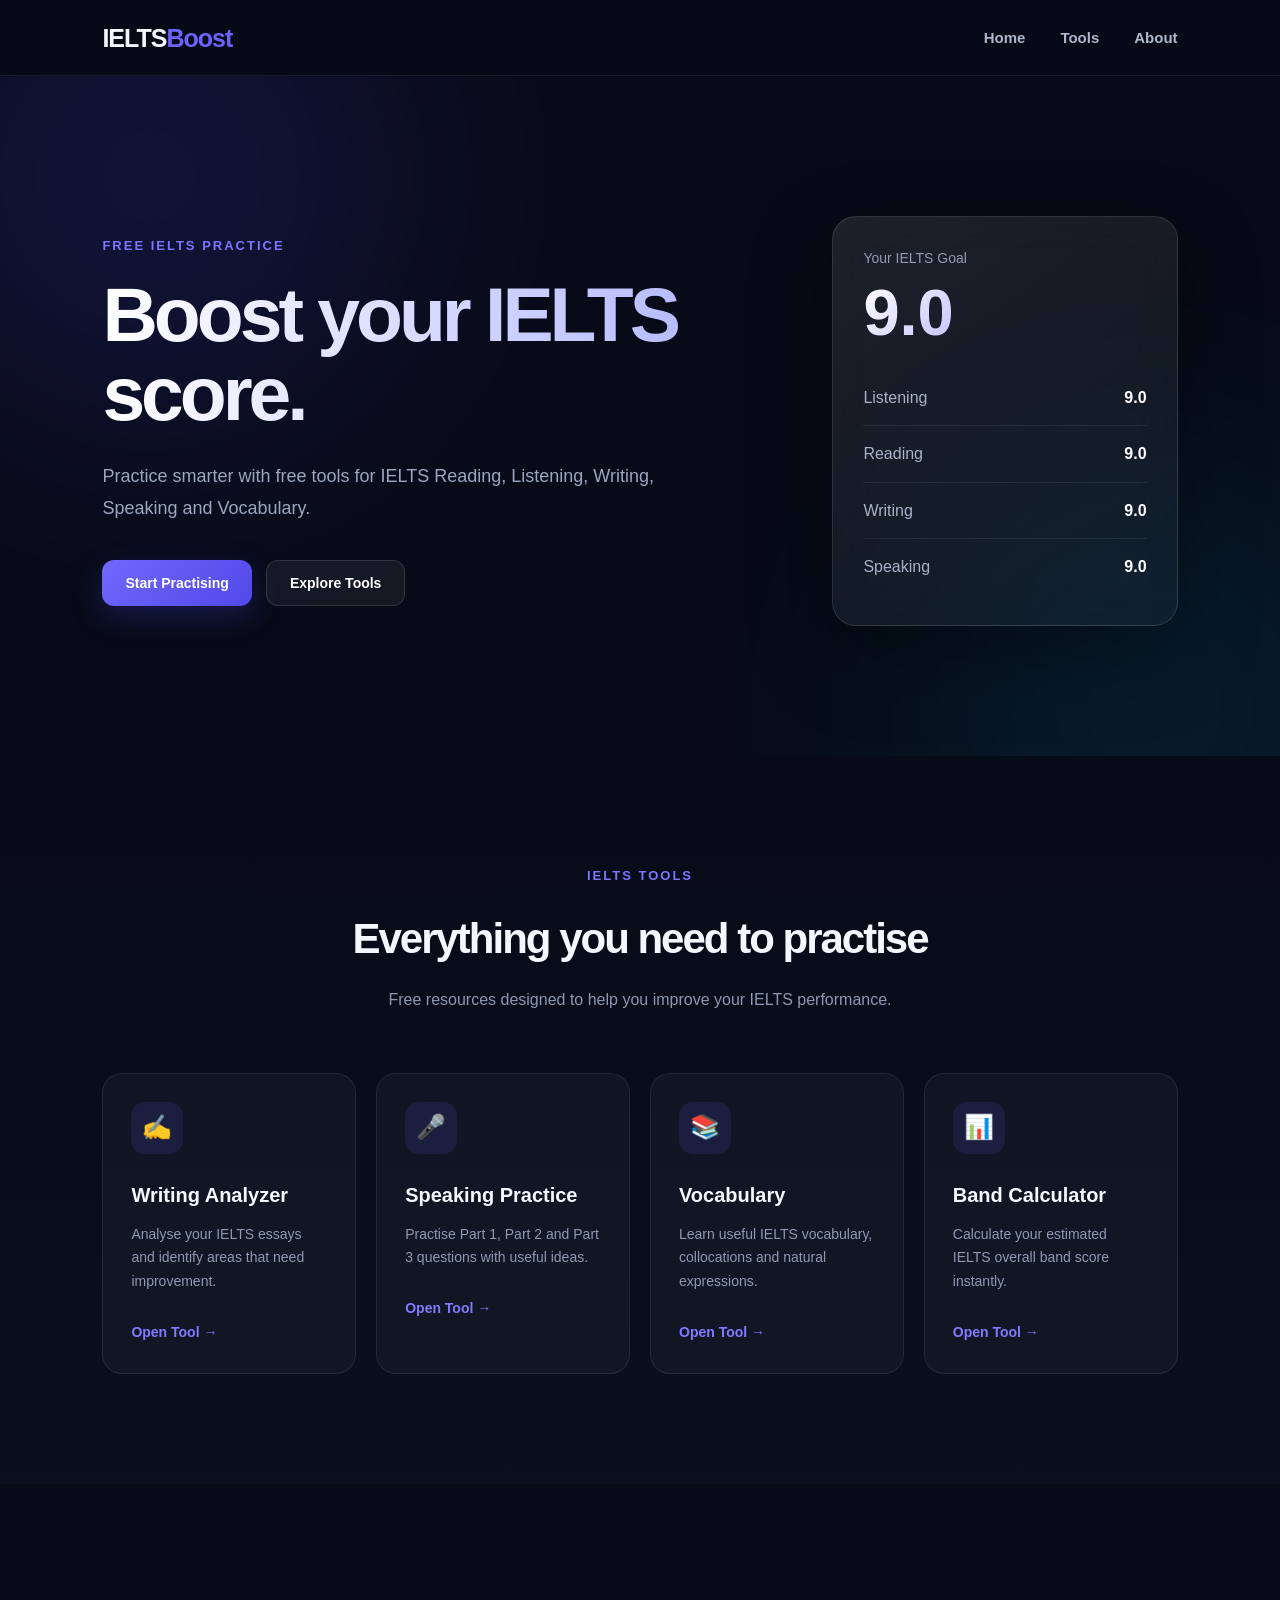
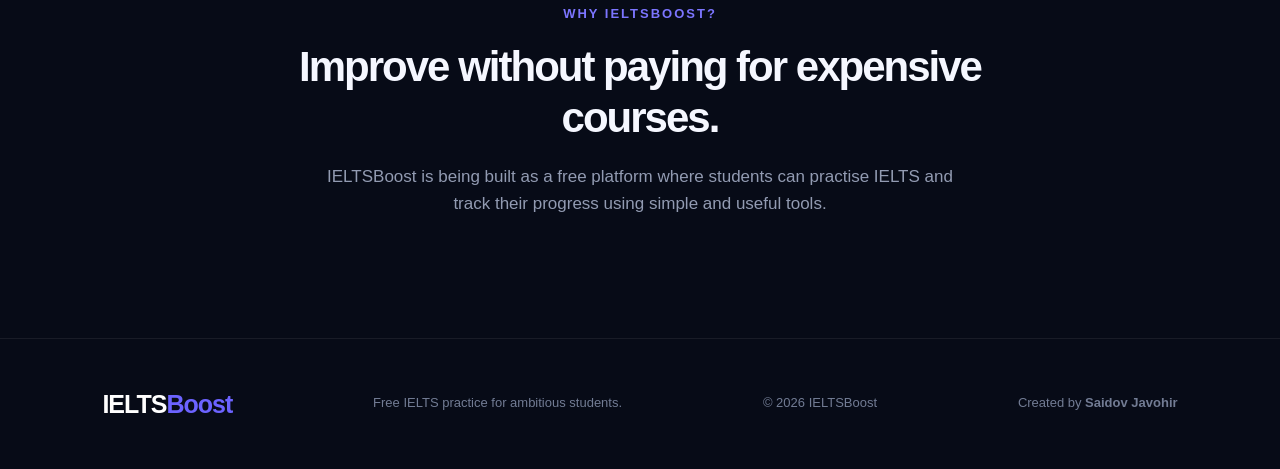
<file: index.html>
<!DOCTYPE html>
<html lang="en">
<head>
    <meta charset="UTF-8">
    <meta name="viewport" content="width=device-width, initial-scale=1.0">

    <title>IELTSBoost - Free IELTS Practice</title>

    <link rel="stylesheet" href="style.css">
</head>

<body>

    <header>
        <div class="logo">IELTS<span>Boost</span></div>

        <nav>
            <a href="#home">Home</a>
            <a href="#tools">Tools</a>
            <a href="#about">About</a>
        </nav>
    </header>


    <main>

        <!-- HERO SECTION -->
        <section id="home" class="hero">

            <div class="hero-text">
                <p class="small-title">FREE IELTS PRACTICE</p>

                <h1>Boost your IELTS score.</h1>

                <p class="hero-description">
                    Practice smarter with free tools for IELTS Reading,
                    Listening, Writing, Speaking and Vocabulary.
                </p>

                <div class="hero-buttons">
                    <button onclick="showMessage('Practice section coming soon!')">
                        Start Practising
                    </button>

                    <button class="secondary-button"
                            onclick="showMessage('More IELTS tools are coming soon!')">
                        Explore Tools
                    </button>
                </div>
            </div>

            <div class="score-card">

    <p>Your IELTS Goal</p>

    <h2>9.0</h2>

    <div class="score-line">
        <span>Listening</span>
        <strong>9.0</strong>
    </div>

    <div class="score-line">
        <span>Reading</span>
        <strong>9.0</strong>
    </div>

    <div class="score-line">
        <span>Writing</span>
        <strong>9.0</strong>
    </div>

    <div class="score-line">
        <span>Speaking</span>
        <strong>9.0</strong>
    </div>

</div>
        </section>


        <!-- TOOLS SECTION -->
        <section id="tools" class="tools-section">

            <div class="section-heading">
                <p class="small-title">IELTS TOOLS</p>

                <h2>Everything you need to practise</h2>

                <p>
                    Free resources designed to help you improve
                    your IELTS performance.
                </p>
            </div>


            <div class="tools-grid">

                <div class="tool-card">
                    <div class="tool-icon">✍️</div>

                    <h3>Writing Analyzer</h3>

                    <p>
                        Analyse your IELTS essays and identify
                        areas that need improvement.
                    </p>

                    <button onclick="showMessage('Writing Analyzer coming soon!')">
                        Open Tool →
                    </button>
                </div>


                <div class="tool-card">
                    <div class="tool-icon">🎤</div>

                    <h3>Speaking Practice</h3>

                    <p>
                        Practise Part 1, Part 2 and Part 3
                        questions with useful ideas.
                    </p>

                    <button onclick="showMessage('Speaking Practice coming soon!')">
                        Open Tool →
                    </button>
                </div>


                <div class="tool-card">
                    <div class="tool-icon">📚</div>

                    <h3>Vocabulary</h3>

                    <p>
                        Learn useful IELTS vocabulary,
                        collocations and natural expressions.
                    </p>

                    <button onclick="showMessage('Vocabulary section coming soon!')">
                        Open Tool →
                    </button>
                </div>


                <div class="tool-card">
                    <div class="tool-icon">📊</div>

                    <h3>Band Calculator</h3>

                    <p>
                        Calculate your estimated IELTS overall
                        band score instantly.
                    </p>

                    <a href="calculator.html" class="tool-link">
    Open Tool →
</a>
                </div>

            </div>

        </section>


        <!-- ABOUT SECTION -->
        <section id="about" class="about-section">

            <p class="small-title">WHY IELTSBOOST?</p>

            <h2>Improve without paying for expensive courses.</h2>

            <p>
                IELTSBoost is being built as a free platform where
                students can practise IELTS and track their progress
                using simple and useful tools.
            </p>

        </section>

    </main>


    <footer>

    <div class="logo">IELTS<span>Boost</span></div>

    <p>Free IELTS practice for ambitious students.</p>

    <p>© 2026 IELTSBoost</p>

    <p>Created by <strong>Saidov Javohir</strong></p>

</footer>

    </footer>


    <script src="script.js"></script>

</body>
</html>
</file>
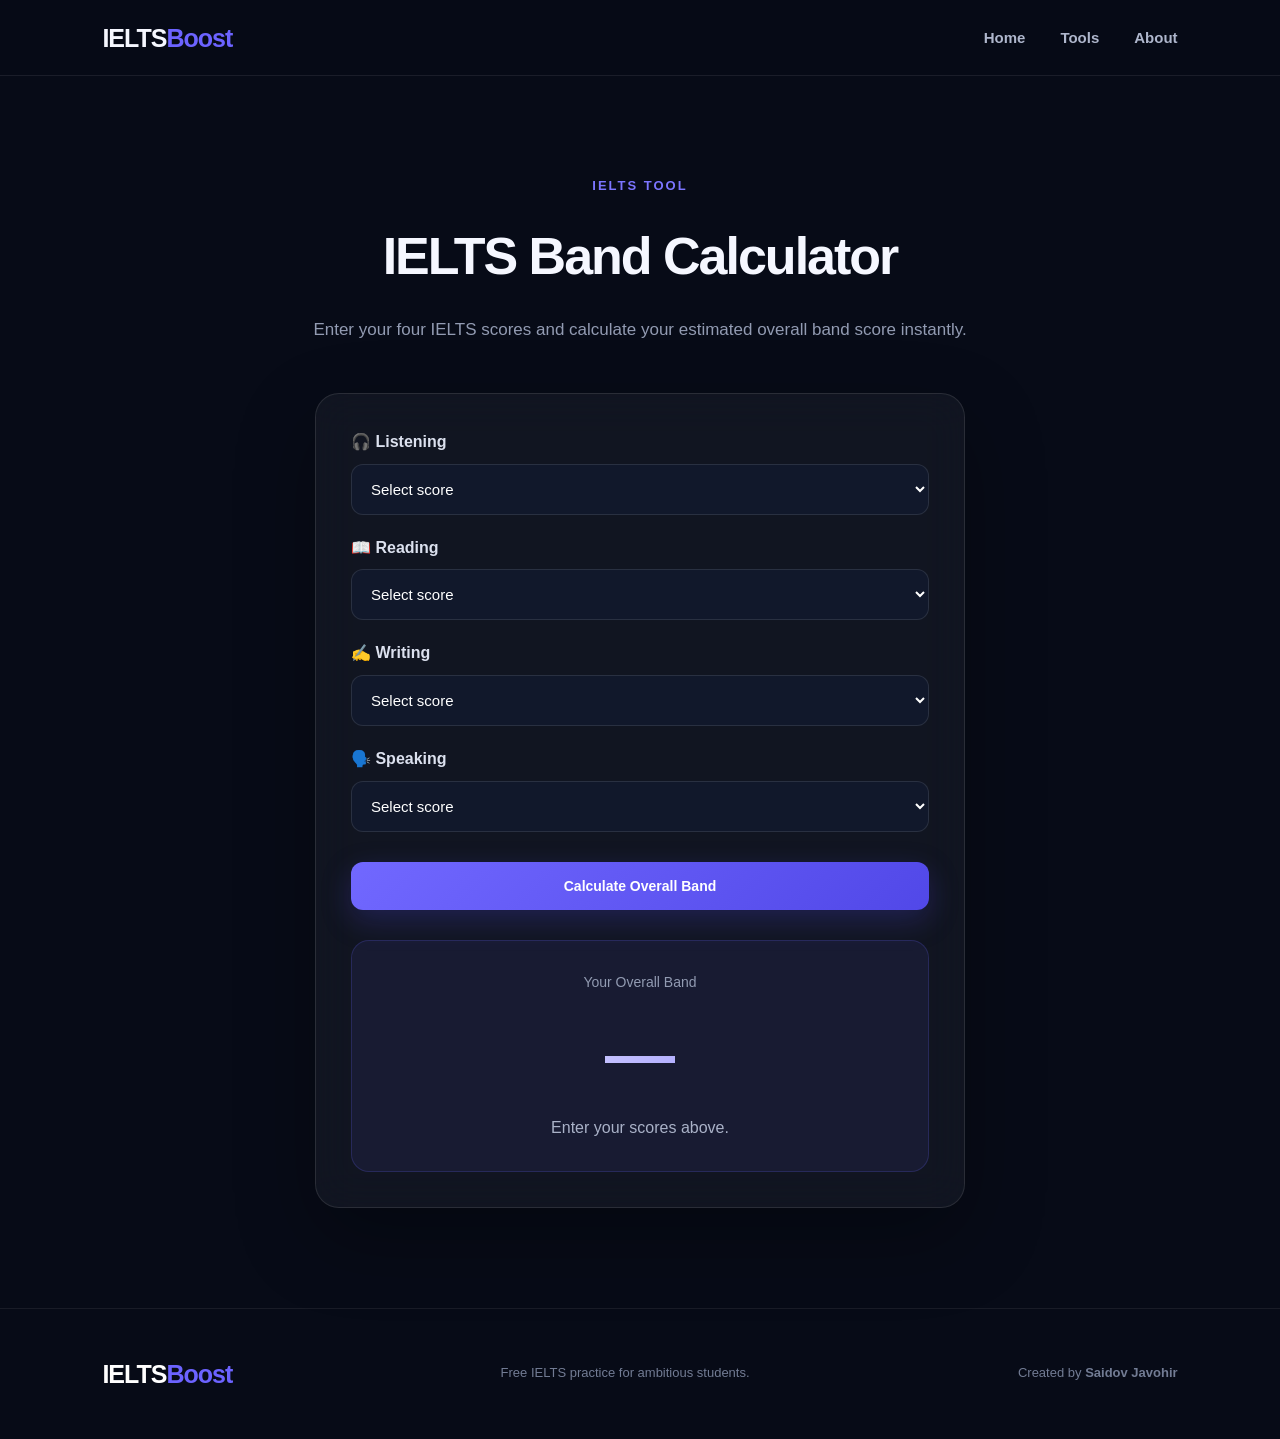
<file: calculator.html>
<!DOCTYPE html>
<html lang="en">

<head>
    <meta charset="UTF-8">
    <meta name="viewport" content="width=device-width, initial-scale=1.0">

    <title>IELTS Band Calculator - IELTSBoost</title>

    <link rel="stylesheet" href="style.css">
</head>

<body>

    <header>

        <div class="logo">
            IELTS<span>Boost</span>
        </div>

        <nav>
            <a href="index.html">Home</a>
            <a href="index.html#tools">Tools</a>
            <a href="index.html#about">About</a>
        </nav>

    </header>


    <main>

        <section class="calculator-section">

            <div class="calculator-heading">

                <p class="small-title">IELTS TOOL</p>

                <h1>IELTS Band Calculator</h1>

                <p>
                    Enter your four IELTS scores and calculate
                    your estimated overall band score instantly.
                </p>

            </div>


            <div class="calculator-card">

                <div class="score-input">

                    <label for="listening">
                        🎧 Listening
                    </label>

                    <select id="listening">
                        <option value="">Select score</option>
                        <option value="9">9.0</option>
                        <option value="8.5">8.5</option>
                        <option value="8">8.0</option>
                        <option value="7.5">7.5</option>
                        <option value="7">7.0</option>
                        <option value="6.5">6.5</option>
                        <option value="6">6.0</option>
                        <option value="5.5">5.5</option>
                        <option value="5">5.0</option>
                        <option value="4.5">4.5</option>
                        <option value="4">4.0</option>
                    </select>

                </div>


                <div class="score-input">

                    <label for="reading">
                        📖 Reading
                    </label>

                    <select id="reading">
                        <option value="">Select score</option>
                        <option value="9">9.0</option>
                        <option value="8.5">8.5</option>
                        <option value="8">8.0</option>
                        <option value="7.5">7.5</option>
                        <option value="7">7.0</option>
                        <option value="6.5">6.5</option>
                        <option value="6">6.0</option>
                        <option value="5.5">5.5</option>
                        <option value="5">5.0</option>
                        <option value="4.5">4.5</option>
                        <option value="4">4.0</option>
                    </select>

                </div>


                <div class="score-input">

                    <label for="writing">
                        ✍️ Writing
                    </label>

                    <select id="writing">
                        <option value="">Select score</option>
                        <option value="9">9.0</option>
                        <option value="8.5">8.5</option>
                        <option value="8">8.0</option>
                        <option value="7.5">7.5</option>
                        <option value="7">7.0</option>
                        <option value="6.5">6.5</option>
                        <option value="6">6.0</option>
                        <option value="5.5">5.5</option>
                        <option value="5">5.0</option>
                        <option value="4.5">4.5</option>
                        <option value="4">4.0</option>
                    </select>

                </div>


                <div class="score-input">

                    <label for="speaking">
                        🗣️ Speaking
                    </label>

                    <select id="speaking">
                        <option value="">Select score</option>
                        <option value="9">9.0</option>
                        <option value="8.5">8.5</option>
                        <option value="8">8.0</option>
                        <option value="7.5">7.5</option>
                        <option value="7">7.0</option>
                        <option value="6.5">6.5</option>
                        <option value="6">6.0</option>
                        <option value="5.5">5.5</option>
                        <option value="5">5.0</option>
                        <option value="4.5">4.5</option>
                        <option value="4">4.0</option>
                    </select>

                </div>


                <button class="calculate-button" onclick="calculateBand()">
                    Calculate Overall Band
                </button>


                <div id="result" class="calculator-result">

                    <p>Your Overall Band</p>

                    <h2 id="overall-score">—</h2>

                    <p id="result-message">
                        Enter your scores above.
                    </p>

                </div>

            </div>

        </section>

    </main>


    <footer>

        <div class="logo">
            IELTS<span>Boost</span>
        </div>

        <p>Free IELTS practice for ambitious students.</p>

        <p>Created by <strong>Saidov Javohir</strong></p>

    </footer>


    <script src="script.js"></script>

</body>

</html>
</file>
<file: style.css>
/* =========================
   IELTSBOOST - MAIN DESIGN
   ========================= */

* {
    margin: 0;
    padding: 0;
    box-sizing: border-box;
}

html {
    scroll-behavior: smooth;
}

body {
    font-family: Arial, Helvetica, sans-serif;
    background: #070b17;
    color: #f5f7ff;
    line-height: 1.6;
    overflow-x: hidden;
}

/* =========================
   HEADER
   ========================= */

header {
    width: 100%;
    height: 76px;
    padding: 0 8%;
    display: flex;
    align-items: center;
    justify-content: space-between;

    position: sticky;
    top: 0;
    z-index: 100;

    background: rgba(7, 11, 23, 0.75);
    backdrop-filter: blur(18px);
    border-bottom: 1px solid rgba(255, 255, 255, 0.08);
}

.logo {
    font-size: 25px;
    font-weight: 800;
    letter-spacing: -1px;
}

.logo span {
    color: #6c63ff;
}

nav {
    display: flex;
    gap: 35px;
}

nav a {
    color: #aeb6cc;
    text-decoration: none;
    font-size: 15px;
    font-weight: 600;
    transition: 0.3s;
}

nav a:hover {
    color: white;
}

/* =========================
   HERO
   ========================= */

.hero {
    min-height: 680px;
    padding: 110px 8% 100px;

    display: flex;
    align-items: center;
    justify-content: space-between;
    gap: 80px;

    position: relative;
    overflow: hidden;
}

/* Background glow */

.hero::before {
    content: "";
    position: absolute;

    width: 500px;
    height: 500px;

    background: #5148ff;
    opacity: 0.15;
    filter: blur(130px);

    top: -150px;
    left: -100px;

    border-radius: 50%;
}

.hero::after {
    content: "";
    position: absolute;

    width: 450px;
    height: 450px;

    background: #00c6ff;
    opacity: 0.10;
    filter: blur(130px);

    bottom: -180px;
    right: -100px;

    border-radius: 50%;
}

.hero-text {
    max-width: 650px;
    position: relative;
    z-index: 2;
}

.small-title {
    color: #7c75ff;
    font-size: 13px;
    font-weight: 800;
    letter-spacing: 2px;
    margin-bottom: 18px;
}

.hero h1 {
    font-size: clamp(48px, 6vw, 78px);
    line-height: 1.02;
    letter-spacing: -4px;
    margin-bottom: 28px;

    background: linear-gradient(
        90deg,
        #ffffff,
        #aeb4ff
    );

    -webkit-background-clip: text;
    -webkit-text-fill-color: transparent;
}

.hero-description {
    max-width: 570px;
    color: #9ca6bf;
    font-size: 18px;
    line-height: 1.8;
    margin-bottom: 35px;
}

/* =========================
   BUTTONS
   ========================= */

.hero-buttons {
    display: flex;
    gap: 14px;
    flex-wrap: wrap;
}

button {
    border: none;
    cursor: pointer;

    padding: 14px 23px;

    border-radius: 12px;

    background: linear-gradient(
        135deg,
        #7168ff,
        #5148e8
    );

    color: white;

    font-size: 14px;
    font-weight: 700;

    box-shadow: 0 10px 30px rgba(81, 72, 232, 0.25);

    transition: 0.3s;
}

button:hover {
    transform: translateY(-3px);
    box-shadow: 0 15px 35px rgba(81, 72, 232, 0.4);
}

.secondary-button {
    background: rgba(255, 255, 255, 0.06);
    border: 1px solid rgba(255, 255, 255, 0.12);
    box-shadow: none;
}

.secondary-button:hover {
    background: rgba(255, 255, 255, 0.1);
}

/* =========================
   SCORE CARD
   ========================= */

.score-card {
    width: 350px;
    padding: 30px;

    position: relative;
    z-index: 2;

    border-radius: 24px;

    background: linear-gradient(
        145deg,
        rgba(255, 255, 255, 0.09),
        rgba(255, 255, 255, 0.035)
    );

    border: 1px solid rgba(255, 255, 255, 0.12);

    backdrop-filter: blur(20px);

    box-shadow:
        0 30px 80px rgba(0, 0, 0, 0.35);

    animation: floating 5s ease-in-out infinite;
}

.score-card > p {
    color: #929bb2;
    font-size: 14px;
    margin-bottom: 5px;
}

.score-card h2 {
    font-size: 65px;
    line-height: 1;

    margin: 10px 0 25px;

    background: linear-gradient(
        135deg,
        #ffffff,
        #7c75ff
    );

    -webkit-background-clip: text;
    -webkit-text-fill-color: transparent;
}

.score-line {
    display: flex;
    justify-content: space-between;

    padding: 15px 0;

    border-bottom: 1px solid rgba(255,255,255,0.07);

    color: #aab2c8;
}

.score-line:last-child {
    border-bottom: none;
}

.score-line strong {
    color: white;
}

@keyframes floating {

    0%,
    100% {
        transform: translateY(0);
    }

    50% {
        transform: translateY(-10px);
    }
}

/* =========================
   TOOLS SECTION
   ========================= */

.tools-section {
    padding: 110px 8%;

    background:
        linear-gradient(
            180deg,
            #070b17,
            #0a0f20
        );
}

.section-heading {
    text-align: center;
    max-width: 700px;
    margin: 0 auto 60px;
}

.section-heading h2 {
    font-size: 42px;
    letter-spacing: -2px;
    margin-bottom: 15px;
}

.section-heading > p:last-child {
    color: #8e98b0;
    font-size: 16px;
}

/* =========================
   TOOL CARDS
   ========================= */

.tools-grid {
    max-width: 1200px;
    margin: auto;

    display: grid;
    grid-template-columns: repeat(4, 1fr);
    gap: 20px;
}

.tool-card {
    padding: 28px;

    min-height: 300px;

    border-radius: 20px;

    background: rgba(255,255,255,0.035);

    border: 1px solid rgba(255,255,255,0.08);

    transition: 0.35s;

    position: relative;
    overflow: hidden;
}

.tool-card::before {
    content: "";

    position: absolute;

    width: 120px;
    height: 120px;

    background: #6258ff;

    filter: blur(80px);

    opacity: 0;

    top: -50px;
    right: -40px;

    transition: 0.4s;
}

.tool-card:hover {
    transform: translateY(-8px);

    border-color: rgba(124,117,255,0.4);

    background: rgba(255,255,255,0.06);

    box-shadow:
        0 20px 50px rgba(0,0,0,0.25);
}

.tool-card:hover::before {
    opacity: 0.35;
}

.tool-icon {
    width: 52px;
    height: 52px;

    display: flex;
    align-items: center;
    justify-content: center;

    border-radius: 14px;

    background: rgba(108,99,255,0.12);

    font-size: 24px;

    margin-bottom: 25px;
}

.tool-card h3 {
    font-size: 20px;
    margin-bottom: 12px;
}

.tool-card p {
    color: #8f99b1;
    font-size: 14px;
    line-height: 1.7;

    margin-bottom: 25px;
}

.tool-card button {
    background: transparent;
    box-shadow: none;

    padding: 0;

    color: #827aff;
}

.tool-card button:hover {
    transform: translateX(5px);
}

/* =========================
   ABOUT
   ========================= */

.about-section {
    padding: 120px 8%;
    text-align: center;

    max-width: 900px;
    margin: auto;
}

.about-section h2 {
    font-size: 42px;
    line-height: 1.2;
    letter-spacing: -2px;
    margin-bottom: 20px;
}

.about-section > p:last-child {
    color: #929bb2;
    max-width: 650px;
    margin: auto;
    font-size: 17px;
}

/* =========================
   FOOTER
   ========================= */

footer {
    padding: 45px 8%;

    border-top: 1px solid rgba(255,255,255,0.07);

    display: flex;
    align-items: center;
    justify-content: space-between;

    color: #727c94;
    font-size: 13px;
}

footer .logo {
    color: white;
}

footer .logo span {
    color: #6c63ff;
}

/* =========================
   RESPONSIVE
   ========================= */

@media (max-width: 1000px) {

    .hero {
        flex-direction: column;
        text-align: center;
        padding-top: 80px;
    }

    .hero-description {
        margin-left: auto;
        margin-right: auto;
    }

    .hero-buttons {
        justify-content: center;
    }

    .tools-grid {
        grid-template-columns: repeat(2, 1fr);
    }

    .score-card {
        width: min(100%, 400px);
    }
}

@media (max-width: 650px) {

    header {
        padding: 0 5%;
    }

    nav {
        gap: 15px;
    }

    nav a {
        font-size: 13px;
    }

    .hero {
        padding-left: 5%;
        padding-right: 5%;
    }

    .hero h1 {
        font-size: 48px;
        letter-spacing: -2px;
    }

    .tools-section {
        padding-left: 5%;
        padding-right: 5%;
    }

    .tools-grid {
        grid-template-columns: 1fr;
    }

    .section-heading h2,
    .about-section h2 {
        font-size: 32px;
    }

    footer {
        flex-direction: column;
        gap: 15px;
        text-align: center;
    }
}

/* =========================
   BAND CALCULATOR
   ========================= */

.calculator-section {
    min-height: 750px;
    padding: 100px 8%;
    display: flex;
    flex-direction: column;
    align-items: center;
}

.calculator-heading {
    text-align: center;
    max-width: 700px;
    margin-bottom: 50px;
}

.calculator-heading h1 {
    font-size: 52px;
    letter-spacing: -2px;
    margin-bottom: 18px;
}

.calculator-heading > p:last-child {
    color: #929bb2;
    font-size: 17px;
}

.calculator-card {
    width: 100%;
    max-width: 650px;
    padding: 35px;

    border-radius: 24px;

    background: rgba(255,255,255,0.045);

    border: 1px solid rgba(255,255,255,0.1);

    box-shadow: 0 30px 80px rgba(0,0,0,0.3);

    backdrop-filter: blur(20px);
}

.score-input {
    margin-bottom: 20px;
}

.score-input label {
    display: block;
    color: #dce1ef;
    font-weight: 700;
    margin-bottom: 9px;
}

.score-input select {
    width: 100%;
    padding: 15px;

    background: #11182b;
    color: white;

    border: 1px solid rgba(255,255,255,0.1);

    border-radius: 12px;

    font-size: 15px;

    outline: none;
}

.score-input select:focus {
    border-color: #7168ff;
}

.calculate-button {
    width: 100%;
    margin-top: 10px;
    padding: 16px;
}

.calculator-result {
    margin-top: 30px;
    padding: 30px;

    text-align: center;

    border-radius: 18px;

    background: rgba(108,99,255,0.08);

    border: 1px solid rgba(108,99,255,0.2);
}

.calculator-result p:first-child {
    color: #929bb2;
    font-size: 14px;
}

.calculator-result h2 {
    font-size: 70px;
    margin: 5px 0;

    background: linear-gradient(
        135deg,
        #ffffff,
        #7c75ff
    );

    -webkit-background-clip: text;
    -webkit-text-fill-color: transparent;
}

#result-message {
    color: #aab2c8;
}

.tool-link {
    color: #827aff;
    text-decoration: none;
    font-weight: 700;
    font-size: 14px;
    transition: 0.3s;
}

.tool-link:hover {
    color: white;
    padding-left: 5px;
}
</file>
